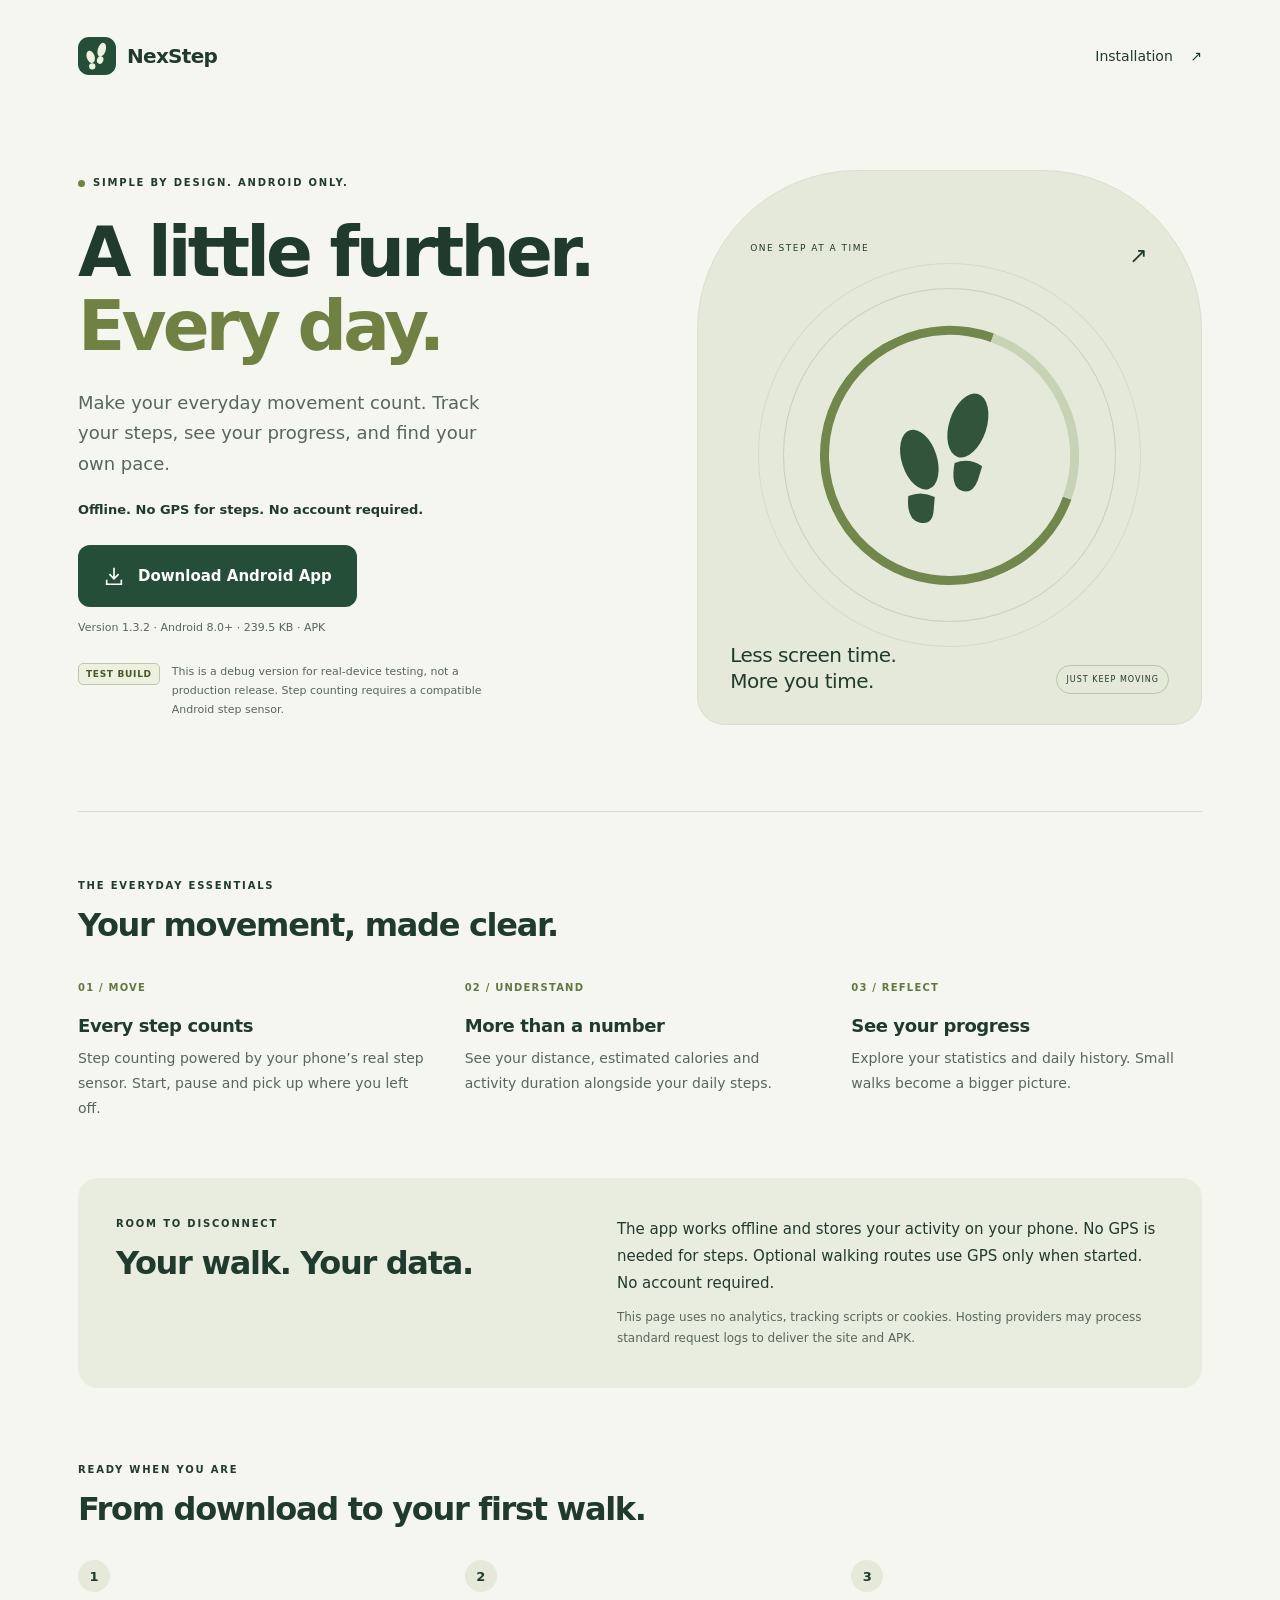
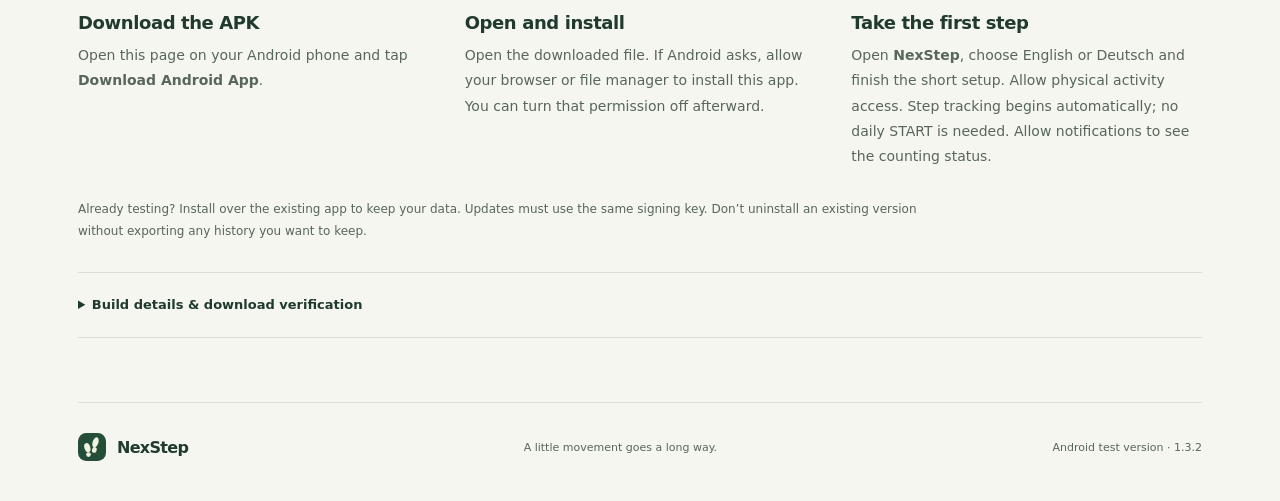
<file: index.html>
<!doctype html>
<html lang="en">
<head>
  <meta charset="utf-8">
  <meta name="viewport" content="width=device-width, initial-scale=1">
  <meta name="description" content="NexStep for Android. Your daily steps, distance and estimated calories. Automatic steps, offline and without an account. Optional GPS walking routes.">
  <meta name="theme-color" content="#f4f6ef">
  <title>NexStep — A little further, every day.</title>
  <link rel="icon" href="icon.svg" type="image/svg+xml">
  <link rel="stylesheet" href="style.css">
</head>
<body>
  <a class="skip" href="#main">Skip to content</a>
  <div class="shell">
    <header class="header">
      <a class="brand" href="./" aria-label="NexStep home"><img src="icon.svg" width="38" height="38" alt="">NexStep</a>
      <a class="header-link" href="#install">Installation <span aria-hidden="true">↗</span></a>
    </header>
    <main id="main">
      <section class="hero" aria-labelledby="headline">
        <div class="intro">
          <span class="eyebrow"><span class="dot"></span> SIMPLE BY DESIGN. ANDROID ONLY.</span>
          <h1 id="headline">A little further.<br><span>Every day.</span></h1>
          <p class="lede">Make your everyday movement count. Track your steps, see your progress, and find your own pace.</p>
          <p class="quiet">Offline. No GPS for steps. No account required.</p>
          <a class="download" href="download/app-debug.apk" download="app-debug.apk"><svg viewBox="0 0 24 24" width="22" height="22" fill="none" stroke="currentColor" stroke-width="1.8" aria-hidden="true"><path d="M12 3v12m-5-5 5 5 5-5M4 16v5h16v-5"/></svg>Download Android App</a>
          <p class="file-meta">Version 1.3.2 · Android 8.0+ · 239.5 KB · APK</p>
          <div class="test-notice"><span class="tag">TEST BUILD</span><p>This is a debug version for real-device testing, not a production release. Step counting requires a compatible Android step sensor.</p></div>
        </div>
        <div class="visual" aria-hidden="true">
          <div class="visual-top"><span>ONE STEP AT A TIME</span><span>↗</span></div>
          <div class="orbit"><div class="orbit-inner"><svg class="footsteps" viewBox="0 0 120 140" fill="currentColor"><ellipse cx="77" cy="43" rx="17" ry="30" transform="rotate(18 77 43)"/><path d="M65 77q13-5 25 3l-4 13q-5 13-15 9T65 77"/><ellipse cx="33" cy="74" rx="16" ry="28" transform="rotate(-18 33 74)"/><path d="M23 107q12-5 24 1l-1 12q-1 14-13 11t-10-24"/></svg></div></div>
          <div class="visual-bottom"><p>Less screen time.<br>More you time.</p><span class="pill">JUST KEEP MOVING</span></div>
        </div>
      </section>
      <section class="features" aria-labelledby="features-title">
        <div class="section-heading"><p class="eyebrow">THE EVERYDAY ESSENTIALS</p><h2 id="features-title">Your movement, made clear.</h2></div>
        <div class="feature-grid">
          <article><span class="feature-number">01 / MOVE</span><h3>Every step counts</h3><p>Step counting powered by your phone’s real step sensor. Start, pause and pick up where you left off.</p></article>
          <article><span class="feature-number">02 / UNDERSTAND</span><h3>More than a number</h3><p>See your distance, estimated calories and activity duration alongside your daily steps.</p></article>
          <article><span class="feature-number">03 / REFLECT</span><h3>See your progress</h3><p>Explore your statistics and daily history. Small walks become a bigger picture.</p></article>
        </div>
      </section>
      <section class="privacy" aria-labelledby="privacy-title"><div><span class="eyebrow">ROOM TO DISCONNECT</span><h2 id="privacy-title">Your walk. Your data.</h2></div><div><p>The app works offline and stores your activity on your phone. No GPS is needed for steps. Optional walking routes use GPS only when started. No account required.</p><p class="muted">This page uses no analytics, tracking scripts or cookies. Hosting providers may process standard request logs to deliver the site and APK.</p></div></section>
      <section class="installation" id="install" aria-labelledby="install-title">
        <div class="section-heading"><p class="eyebrow">READY WHEN YOU ARE</p><h2 id="install-title">From download to your first walk.</h2></div>
        <ol class="install-grid"><li><h3>Download the APK</h3><p>Open this page on your Android phone and tap <strong>Download Android App</strong>.</p></li><li><h3>Open and install</h3><p>Open the downloaded file. If Android asks, allow your browser or file manager to install this app. You can turn that permission off afterward.</p></li><li><h3>Take the first step</h3><p>Open <strong>NexStep</strong>, choose English or Deutsch and finish the short setup. Allow physical activity access. Step tracking begins automatically; no daily START is needed. Allow notifications to see the counting status.</p></li></ol>
        <p class="install-note">Already testing? Install over the existing app to keep your data. Updates must use the same signing key. Don’t uninstall an existing version without exporting any history you want to keep.</p>
        <details><summary>Build details &amp; download verification</summary><dl><dt>Version</dt><dd>1.3.2 (build 6), debug signed</dd><dt>Package</dt><dd>de.schritt.app</dd><dt>SHA-256</dt><dd class="checksum">1feebd8b46aa73b34662fa072e6fce477a3d420b5d705bc2372ec4549ba1db6a</dd></dl><a href="download/app-debug.apk.sha256" download>Download checksum file</a><p>Distance, calories and activity duration are estimates. Background reliability and battery use are still being evaluated on real phones.</p></details>
      </section>
    </main>
    <footer><a class="brand" href="./"><img src="icon.svg" width="28" height="28" alt="">NexStep</a><span>A little movement goes a long way.</span><span>Android test version · 1.3.2</span></footer>
  </div>
</body>
</html>
</file>
<file: style.css>
:root{color-scheme:light;--paper:#f4f6ef;--ink:#203a2e;--muted:#58665c;--green:#244e38;--line:#d9dfd3}*{box-sizing:border-box}html{scroll-behavior:smooth;scroll-padding-top:24px}body{margin:0;background:var(--paper);color:var(--ink);font-family:Inter,ui-sans-serif,system-ui,-apple-system,BlinkMacSystemFont,"Segoe UI",sans-serif;-webkit-font-smoothing:antialiased}a{color:inherit;text-underline-offset:4px}a:focus-visible,summary:focus-visible{outline:3px solid #58782a;outline-offset:5px}.shell{max-width:1220px;margin:auto;padding:0 48px}.header{height:112px;display:flex;align-items:center;justify-content:space-between}.brand{display:inline-flex;align-items:center;gap:11px;font-size:20px;font-weight:700;letter-spacing:-.7px;text-decoration:none}.header-link{font-size:14px;text-decoration:none;padding:12px 0}.header-link span{margin-left:13px}.hero{display:grid;grid-template-columns:1.1fr 1fr;gap:64px;align-items:center;padding:58px 0 86px}.eyebrow{font-size:10px;font-weight:750;letter-spacing:1.8px;display:flex;align-items:center;gap:8px;line-height:1.6}.dot{width:7px;height:7px;background:#6e853b;border-radius:50%}h1{font-size:clamp(48px,5.4vw,70px);line-height:1.06;letter-spacing:-3.8px;font-weight:650;margin:25px 0}h1 span{color:#718144}.lede{font-size:18px;line-height:1.7;max-width:420px;color:var(--muted);margin:0}.quiet{font-size:13px;margin:22px 0 28px;font-weight:550}.download{display:inline-flex;align-items:center;justify-content:center;gap:13px;background:var(--green);color:#fff;border-radius:12px;padding:20px 25px;font-size:15px;font-weight:650;text-decoration:none;min-height:60px;transition:background .15s,transform .15s}.download:hover{background:#183d29;transform:translateY(-2px)}.file-meta{font-size:11px;line-height:1.7;color:var(--muted);margin:12px 0 26px}.test-notice{max-width:420px;display:flex;gap:12px;align-items:flex-start}.tag{flex-shrink:0;border:1px solid #bdc8a9;background:#edf0df;color:#455829;font-size:9px;letter-spacing:.7px;font-weight:750;border-radius:5px;padding:5px 7px}.test-notice p{font-size:11px;line-height:1.7;color:var(--muted);margin:0}.visual{aspect-ratio:.91;background:#e4e9d9;border:1px solid #d9e0cf;border-radius:160px 160px 28px 28px;position:relative;overflow:hidden;padding:44px 32px 30px;display:flex;flex-direction:column;justify-content:space-between}.visual-top{display:flex;justify-content:space-between;font-size:9px;letter-spacing:1.5px;margin:28px 20px 0}.visual-top span:last-child{font-size:22px}.orbit{width:76%;aspect-ratio:1;border-radius:50%;border:1px solid #c7d2b5;align-self:center;display:grid;place-items:center;box-shadow:0 0 0 24px #e4e9d9,0 0 0 25px #d3dcc5}.orbit-inner{width:78%;aspect-ratio:1;border:9px solid #72874c;border-right-color:#c8d3b6;transform:rotate(-25deg);border-radius:50%;display:grid;place-items:center}.footsteps{width:55%;color:#32543a;transform:rotate(25deg)}.visual-bottom{display:flex;justify-content:space-between;align-items:flex-end;gap:12px}.visual-bottom p{font-size:20px;letter-spacing:-.5px;line-height:1.3;margin:0}.pill{font-size:8px;letter-spacing:1px;padding:9px;border:1px solid #b8c7a2;border-radius:20px;white-space:nowrap}.features{border-top:1px solid var(--line);padding:56px 0}.section-heading{margin-bottom:32px}h2{font-size:32px;font-weight:600;letter-spacing:-1.3px;line-height:1.2;margin:12px 0}h3{font-size:18px;letter-spacing:-.4px;font-weight:650;margin:20px 0 10px}.feature-grid{display:grid;grid-template-columns:repeat(3,1fr);gap:36px}.feature-number{font-size:10px;letter-spacing:1.2px;color:#657644;font-weight:700}.feature-grid p,.install-grid p{font-size:14px;line-height:1.8;color:var(--muted);margin:0}.privacy{background:#e9eddf;border-radius:20px;display:grid;grid-template-columns:1fr 1.2fr;gap:45px;padding:38px}.privacy p{font-size:15px;line-height:1.8;margin:0}.privacy .muted{color:var(--muted);font-size:12px;margin-top:10px}.installation{padding:64px 0}.install-grid{list-style:none;counter-reset:steps;padding:0;display:grid;grid-template-columns:repeat(3,1fr);gap:36px}.install-grid li{counter-increment:steps}.install-grid li:before{content:counter(steps);display:grid;place-items:center;width:32px;height:32px;background:#e4e9d9;border-radius:50%;font-size:13px;font-weight:700}.install-note{font-size:12px;line-height:1.8;color:var(--muted);margin:30px 0;max-width:850px}details{border-block:1px solid var(--line);padding:20px 0;font-size:12px;line-height:1.8}summary{cursor:pointer;font-size:13px;font-weight:650;min-height:24px}dt{font-weight:700}dd{margin:0 0 10px}.checksum{overflow-wrap:anywhere;font-family:ui-monospace,monospace}footer{display:flex;gap:20px;align-items:center;justify-content:space-between;border-top:1px solid var(--line);padding:30px 0 40px}footer .brand{font-size:16px}footer>span{font-size:11px;color:var(--muted)}.skip{position:absolute;top:8px;left:8px;transform:translateY(-150%);background:var(--ink);color:#fff;padding:12px;z-index:2}.skip:focus{transform:none}@media(max-width:850px){.shell{padding:0 28px}.hero{gap:32px}h1{font-size:52px}.visual{padding:35px 20px 24px;min-height:400px}.visual-top{margin:20px 10px 0}.visual-bottom{display:block}.pill{display:inline-block;margin-top:12px}.feature-grid,.install-grid{gap:24px}footer>span:nth-child(2){display:none}}@media(max-width:620px){.shell{padding:0 24px}.header{height:88px}.brand{font-size:18px}.header-link{font-size:12px}.hero{grid-template-columns:1fr;padding:30px 0 40px;gap:32px}h1{font-size:54px;letter-spacing:-2.9px;margin:22px 0}.lede{font-size:17px}.download{width:100%;padding:19px 12px}.file-meta{text-align:center}.visual{aspect-ratio:1.2;min-height:0;max-height:360px;border-radius:100px 100px 24px 24px;padding:24px}.visual-top{margin:8px 18px 0}.orbit{width:47%}.visual-bottom{display:flex}.visual-bottom p{font-size:17px}.pill{margin:0}.features{padding:38px 0}.feature-grid,.install-grid{grid-template-columns:1fr;gap:26px}.feature-grid article{padding-bottom:22px;border-bottom:1px solid var(--line)}.feature-grid article:last-child{border:0;padding-bottom:0}.feature-grid h3{margin-top:10px}.privacy{grid-template-columns:1fr;gap:14px;padding:26px}.installation{padding:40px 0}h2{font-size:28px}.install-grid h3{margin-top:12px}footer{align-items:flex-start;flex-direction:column;gap:12px}footer>span:nth-child(2){display:block}}@media(prefers-reduced-motion:reduce){html{scroll-behavior:auto}.download{transition:none}}
.hero>*{min-width:0}
@media(min-width:621px) and (max-width:850px){.hero{grid-template-columns:minmax(0,1.1fr) minmax(0,1fr)}.download{padding-inline:16px;font-size:14px}}
.visual{width:100%}
</file>
